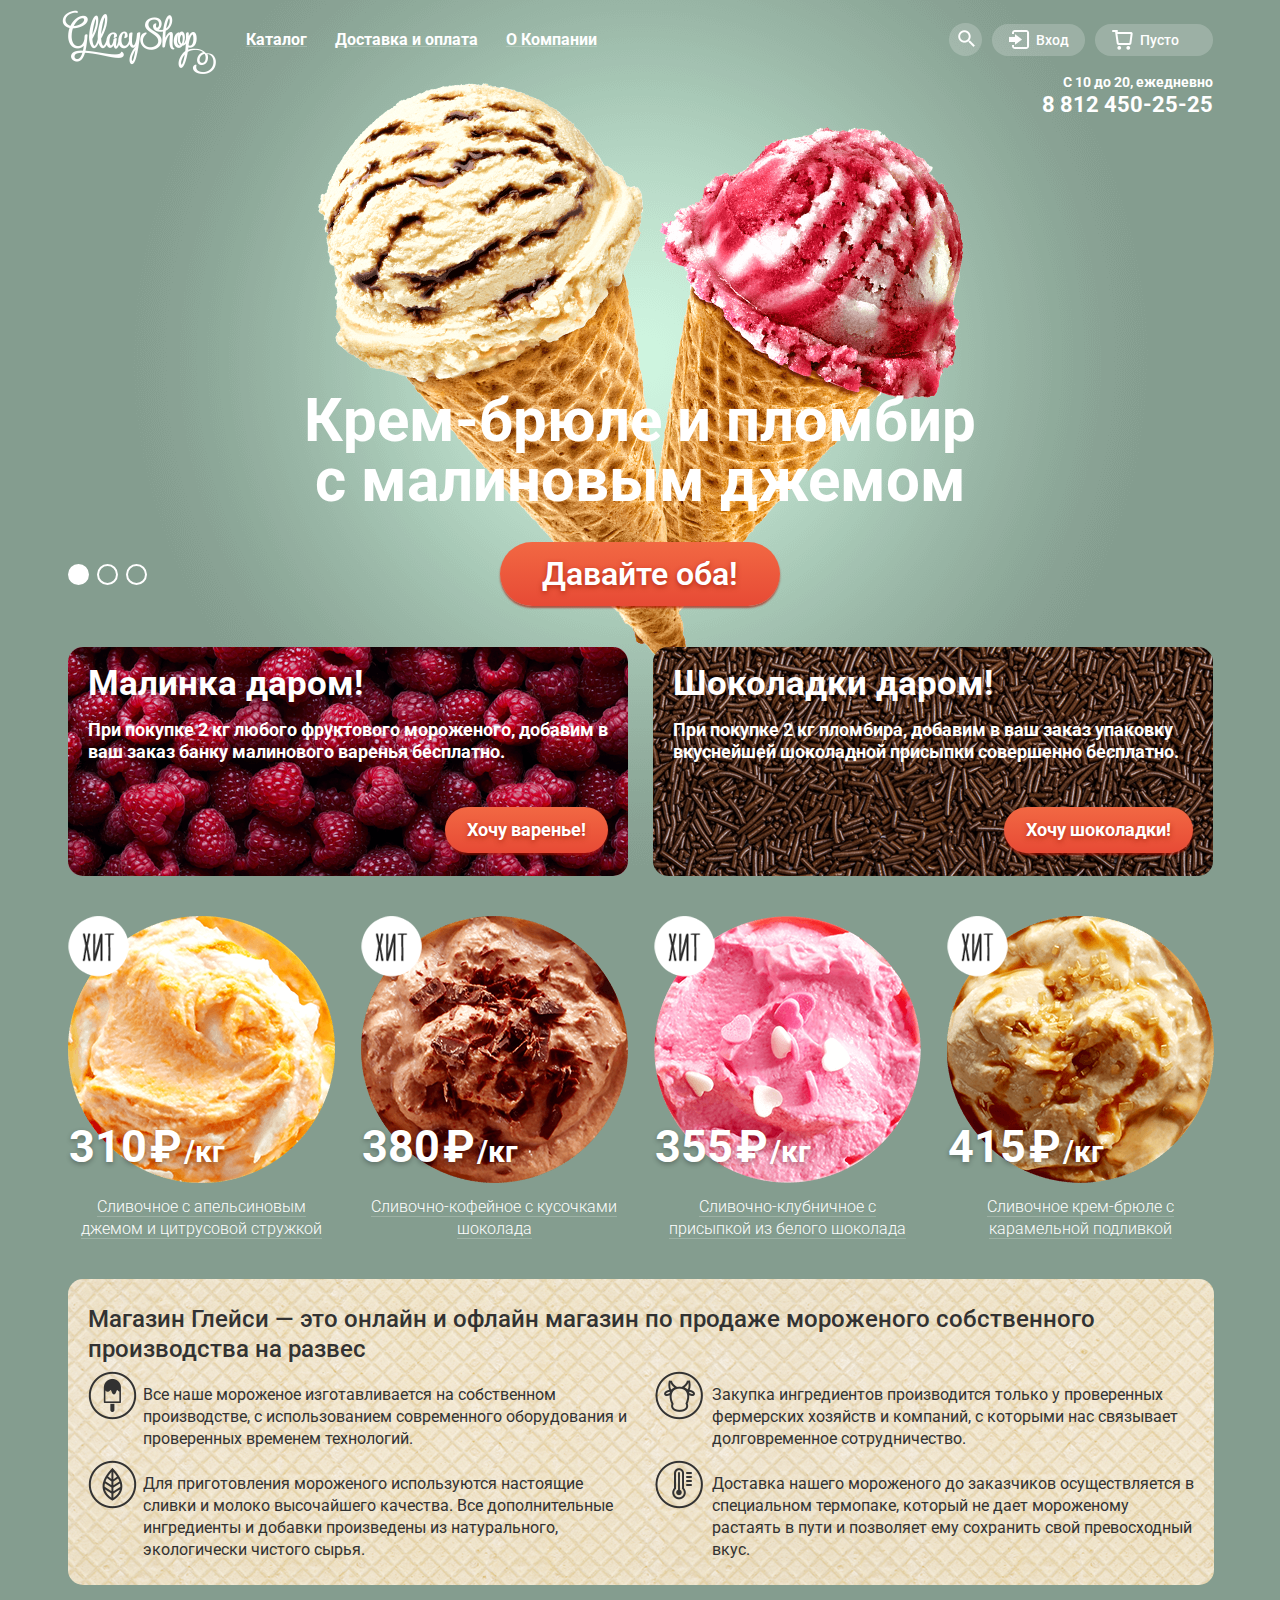
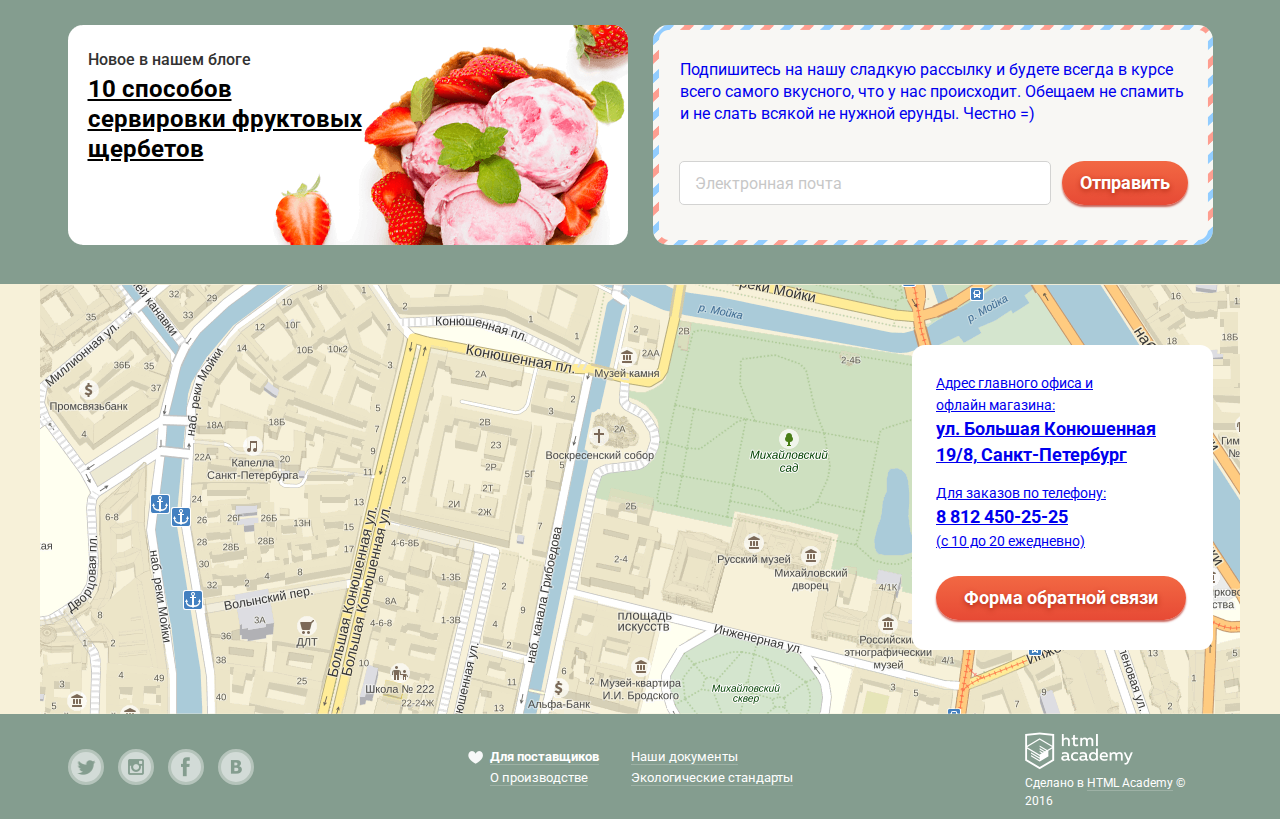
<file: index.html>
<!DOCTYPE html>
<html lang="ru">
  <head>
    <meta charset="utf-8">
    <link href="css/normalize.css" rel="stylesheet">
    <link href="css/style.min.css" rel="stylesheet">
    <link href='https://fonts.googleapis.com/css?family=Roboto:400,500,400italic,500italic,700,700italic,900,900italic&subset=latin,cyrillic' rel='stylesheet' type='text/css'>
    <title>GllacyShop-магазин мороженного</title>
  </head>
  <body>
    <input type="radio" id="btn-1" name="toggle" checked>
    <input type="radio" id="btn-2" name="toggle">
    <input type="radio" id="btn-3" name="toggle">
    <div class="site-wrapper">
      <div class="content-wrapper clearfix">
        <header class="main-header">
          <nav class="main-navigation">
            <span class="visually-hidden">GllacyShop-магазин мороженного<br></span>
            <a class="main-logo">
              <img src="img/logo.png" width="154" height="65" alt="GllacyShop-магазин мороженного">
            </a>
            <ul class="navigation">
              <li>
                <a href="#catalog">Каталог</a>
                <ul class="sub-navigation">
                  <li><a href="#new">Новинки</a></li>
                  <li><a href="catalog.html">Сливочное</a></li>
                  <li><a href="#scherbet">Щербеты</a></li>
                  <li><a href="#fruts-ice">Фруктовый лёд</a></li>
                  <li><a href="#melorin">Мелорин</a></li>
                </ul>
              </li>
              <li><a href="#news">Доставка и оплата</a></li>
              <li><a href="#price-list">О Компании</a></li>
            </ul>
          </nav>
          <div class="user-box">
            <div class="search box">
              <a class="search-box" href="#search"></a>
              <div class="search-form">
                <input type="text" id="what" name="search-form" placeholder="Что ищем?">
                <label class="visually-hidden" for="what">Что ищем</label>
              </div>
            </div>
            <div class="box input clearfix">
              <a class="input-box" href="#input">Вход</a>
              <div class="input-form">
                <input class="email" type="text" id="email" name="email" placeholder="Электронная почта">
                <label class="visually-hidden" for="email">Электронная почта</label>
                <input class="password" type="password" id="password" name="password" placeholder="Пароль">
                <label class="visually-hidden" for="password">Пароль</label>
                <a class="submit" href="#">Войти</a>
                <a class="forget" href="#forget">Забыли пароль?</a>
                <a class="new-account" href="#new-account">Новая регистрация</a>
              </div>
            </div>
            <a class="box chart" href="#chart">Пусто</a>
          </div>
          <div class="information">
            <span class="timetable">С 10 до 20, ежедневно</span>
            <span class="phone">8 812 450-25-25</span>
          </div>
        </header>
        <div class="slider">
          <div class="slide" id="slide1">
            <div class="slide-title">Крем-брюле и пломбир с малиновым джемом</div>
            <a class="slide-btn" href="#">Давайте оба!</a>
          </div>
          <div class="slide" id="slide2">
            <div class="slide-title">Шоколадный пломбир и лимонный сорбет</div>
            <a class="slide-btn" href="#">Давайте оба!</a>
          </div>
          <div class="slide" id="slide3">
            <div class="slide-title">Пломбир с помадкой и клубничный щербет</div>
            <a class="slide-btn" href="#">Давайте оба!</a>
          </div>
          <div class="slider-controls">
            <label for="btn-1"></label>
            <label for="btn-2"></label>
            <label for="btn-3"></label>
          </div>
        </div>
        <main class="main-container">
          <section>
            <div class="promo-left">
              <b class="promo-title">Малинка даром!</b>
              <p class="promo-text">При покупке 2 кг любого фруктового мороженого, добавим в ваш заказ банку малинового варенья бесплатно.</p>
              <a class="promo-btn" href="#want-jam">Хочу варенье!</a>
            </div>
            <div class="promo-right">
              <b class="promo-title">Шоколадки даром!</b>
              <p class="promo-text">При покупке 2 кг пломбира, добавим в ваш заказ упаковку вкуснейшей шоколадной присыпки совершенно бесплатно.</p>
              <a class="promo-btn" href="#want-chocolate">Хочу шоколадки!</a>
            </div>
          </section>
          <section class="hits">
            <article class="item hit">
              <img src="img/icecream-orange.png" width="267" height="267" alt="Сливочное с апельсиновым джемом и цитрусовой стружкой">
              <img class="hit" src="img/hit.png" width="61" height="61" alt="Хит">
              <div class="price">310<span class="currency">&#8381;</span><span class="weight">/кг</span></div>
              <h2><a class="title" href="#cream-jam">Сливочное с апельсиновым джемом и цитрусовой стружкой</a></h2>
              <a class="fast-look" href="#fast-look">Быстрый просмотр</a>
            </article>
            <article class="item hit">
              <img src="img/icecream-coffee.png" width="267" height="267" alt="Сливочно-кофейное с кусочками шоколада">
              <img class="hit" src="img/hit.png" width="61" height="61" alt="Хит">
              <div class="price">380<span class="currency">&#8381;</span><span class="weight">/кг</span></div>
              <h2><a class="title" href="#cream-coffe">Сливочно-кофейное с кусочками шоколада</a></h2>
              <a class="fast-look" href="#fast-look">Быстрый просмотр</a>
            </article>
            <article class="item hit">
              <img src="img/icecream-strawberry.png" width="267" height="267" alt="Сливочно-клубничное с присыпкой из белого шоколада">
              <img class="hit" src="img/hit.png" width="61" height="61" alt="Хит">
              <div class="price">355<span class="currency">&#8381;</span><span class="weight">/кг</span></div>
              <h2><a class="title" href="#cream-strawberry">Сливочно-клубничное с присыпкой из белого шоколада</a></h2>
              <a class="fast-look" href="#fast-look">Быстрый просмотр</a>
            </article>
            <article class="item hit">
              <img src="img/icecream-cream.png" width="267" height="267" alt="Сливочное крем-брюле с карамельной подливкой">
              <img class="hit" src="img/hit.png" width="61" height="61" alt="Хит">
              <div class="price">415<span class="currency">&#8381;</span><span class="weight">/кг</span></div>
              <h2><a class="title" href="#cream-сreme-brulee">Сливочное крем-брюле с карамельной подливкой</a></h2>
              <a class="fast-look" href="#fast-look">Быстрый просмотр</a>
            </article>
          </section>
          <article class="about-company">
            <h1>Магазин Глейси  — это онлайн и офлайн магазин по продаже мороженого собственного производства на развес</h1>
            <div class="inner-column-left">
              <p class="first-paragraph">
                Все наше мороженое изготавливается на собственном производстве, с использованием современного оборудования
                и проверенных временем технологий.
              </p>
              <p class="second-paragraph">
                Для приготовления мороженого используются настоящие сливки и молоко высочайшего качества. Все дополнительные
                ингредиенты и добавки произведены из натурального, экологически чистого сырья.
              </p>
            </div>
            <div class="inner-column-right">
              <p class="first-paragraph">
                Закупка ингредиентов  производится только у проверенных фермерских хозяйств и компаний, с которыми нас
                связывает долговременное сотрудничество.
              </p>
              <p class="second-paragraph">
                Доставка нашего мороженого до заказчиков осуществляется в специальном термопаке, который не дает мороженому
                растаять в пути и позволяет ему сохранить свой превосходный вкус.
              </p>
            </div>
          </article>
          <article class="extra blog">
            <p>Новое в нашем блоге</p>
            <div class="blog-title">
              <a href="#blog">10 способов сервировки фруктовых щербетов <bк столу</a>
            </div>
          </article>
          <article class="extra subs">
            <p>Подпишитесь на нашу сладкую рассылку и будете всегда в курсе всего самого вкусного, что у нас происходит.
            Обещаем не спамить и не слать всякой не нужной ерунды. Честно =)</p>
            <input type="email" placeholder="Электронная почта">
            <input type="submit" value="Отправить">
          </article>
        </main>
      </div>
      <div class="map">
        <iframe src="https://www.google.com/maps/embed?pb=!1m18!1m12!1m3!1d1998.598942412363!2d30.32089461564032!3d59.938796869048495!2m3!1f0!2f0!3f0!3m2!1i1024!2i768!4f13.1!3m3!1m2!1s0x4696310fca5ba729%3A0xea9c53d4493c879f!2z0JHQvtC70YzRiNCw0Y8g0JrQvtC90Y7RiNC10L3QvdCw0Y8g0YPQuy4sIDE5LCDQodCw0L3QutGCLdCf0LXRgtC10YDQsdGD0YDQsywgMTkxMTg2!5e0!3m2!1sru!2sru!4v1462872705065" width="1145" height="430" allowfullscreen></iframe>
        <address class="feedback-form">
          <p class="address">
            Адрес главного офиса и<br>
            офлайн магазина:<br>
            <b>ул. Большая Конюшенная<br>
             19/8, Санкт-Петербург</b>
          </p>
          <p class="contacts">
            Для заказов по телефону:<br>
            <b>8 812 450-25-25</b><br>
            (с 10 до 20 ежедневно)
          </p>
          <a class="feedback-button" href="#form.html">Форма обратной связи</a>
        </address>
      </div>
      <div class="content-wrapper clearfix">
        <footer class="main-footer">
          <section class="footer-social">
            <ul>
              <li><a class="social-btn social-btn-tr" href="#">Твитер</a></li>
              <li><a class="social-btn social-btn-inst" href="#">Инстаграм</a></li>
              <li><a class="social-btn social-btn-fb" href="#">Фейсбук</a></li>
              <li><a class="social-btn social-btn-vk" href="#">Вконтакте</a></li>
            </ul>
          </section>
          <div class="extra-navigation">
            <ul>
              <li><a class="active" href="#for-supplyers">Для поставщиков</a></li>
              <li><a href="#about-factory">О производстве</a></li>
            </ul>
            <ul>
              <li><a href="#our-documentation">Наши документы</a></li>
              <li><a href="#eco-standarts">Экологические стандарты</a></li>
            </ul>
          </div>
          <section class="footer-copyright">
            <a class="logo" href="https://htmlacademy.ru">HTML Academy</a>
            <p>Сделано в <a href="https://htmlacademy.ru">HTML Academy</a> © 2016</p>
          </section>
        </footer>
      </div>
      <div class="modal-feedback">
        <button class="modal-feedback-close" type="button" title="Закрыть">Закрыть</button>
        <span class="title">
          Мы обязательно вам ответим!
        </span>
        <form class="form-feedback clearfix" action="#" method="get">
          <input type="text" name="name" placeholder="Как вас зовут?" required>
          <input type="text" name="email" placeholder="Ваша почта для ответа?" required>
          <textarea name="text" rows="6" cols="51" placeholder="Напишите что-нибудь..."></textarea>
          <input class="submit" type="submit" value="Отправить">
        </form>
      </div>
    </div>
  <script src="js/script.min.js"></script>
  </body>
</html>
</file>
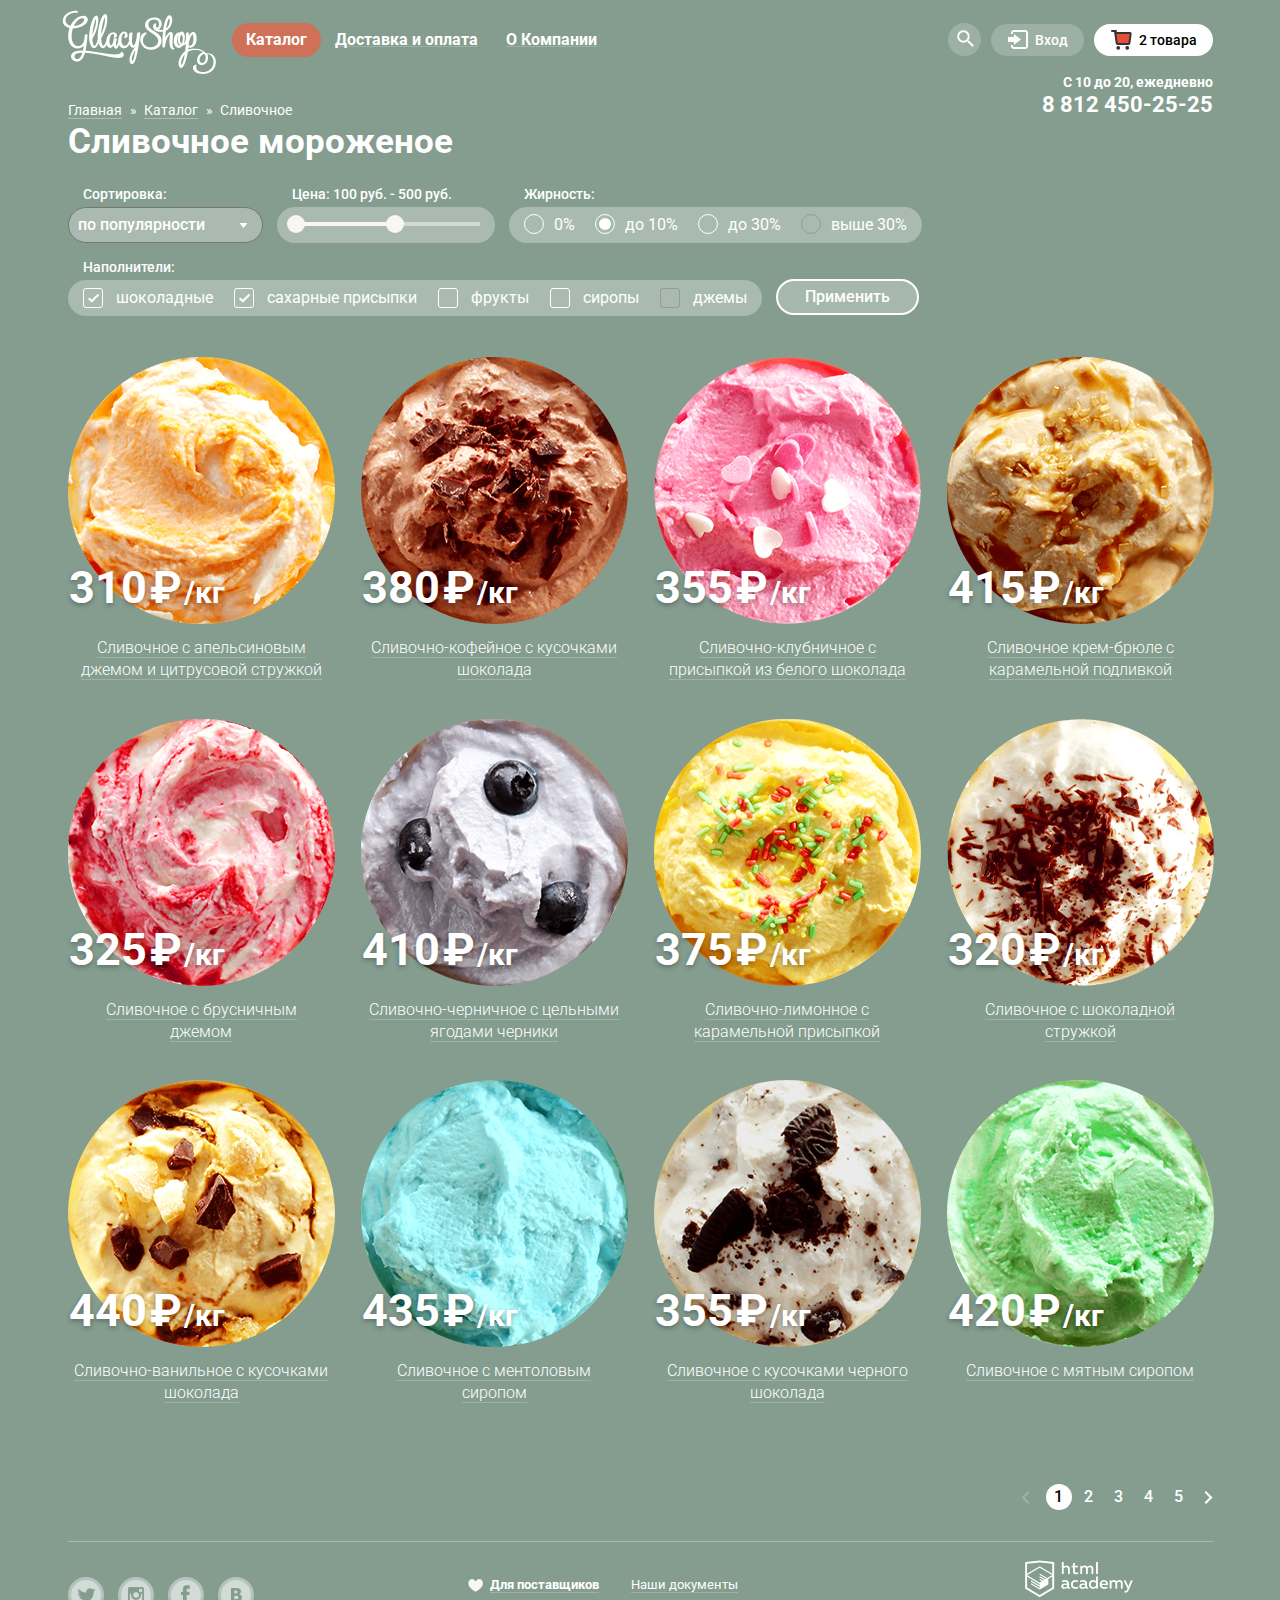
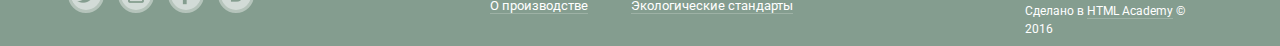
<file: catalog.html>
<!DOCTYPE html>
<html lang="ru">
  <head>
  <meta charset="utf-8">
  <link href="css/normalize.css" rel="stylesheet">
  <link href="css/style.min.css" rel="stylesheet">
  <link href='https://fonts.googleapis.com/css?family=Roboto:400,500,400italic,500italic,700,700italic,900,900italic&subset=latin,cyrillic' rel='stylesheet' type='text/css'>
  <title>GllacyShop-магазин мороженного</title>
  </head>
  <body>
    <div class="content-wrapper">
      <header class="main-header clearfix">
        <nav class="main-navigation">
          <h1>
            <a class="main-logo" href="index.html">
              <span class="visually-hidden">GllacyShop-магазин мороженного<br></span>
              <img src="img/logo.png" width="154" height="65" alt="GllacyShop-магазин мороженного">
            </a>
          </h1>
          <ul class="navigation">
            <li class="current">
              <a class="active" href="#catalog">Каталог</a>
              <ul class="sub-navigation">
                <li><a href="#new">Новинки</a></li>
                <li><a class="active" href="catalog.html">Сливочное</a></li>
                <li><a href="#scherbet">Щербеты</a></li>
                <li><a href="#fruts-ice">Фруктовый лёд</a></li>
                <li><a href="#melorin">Мелорин</a></li>
              </ul>
            </li>
            <li><a href="#news">Доставка и оплата</a></li>
            <li><a href="#price-list">О Компании</a></li>
          </ul>
        </nav>
        <div class="user-box">
          <div class="search box">
            <a class="search-box" href="#search"></a>
            <div class="search-form">
              <input type="text" id="what" name="search-form" placeholder="Что ищем?">
              <label class="visually-hidden" for="what">Что ищем</label>
            </div>
          </div>
          <div class="box input clearfix">
            <a class="input-box" href="#input">Вход</a>
            <div class="input-form">
              <input class="email" type="text" id="email" name="email" placeholder="Электронная почта">
              <label class="visually-hidden" for="email">Электронная почта</label>
              <input class="password" type="password" id="password" name="password" placeholder="Пароль">
              <label class="visually-hidden" for="password">Пароль</label>
              <a class="submit" href="#">Войти</a>
              <a class="forget" href="#forget">Забыли пароль?</a>
              <a class="new-account" href="#new-account">Новая регистрация</a>
            </div>
          </div>
          <div class="box chart active clearfix">
            <a class="chart-box" href="#chart">2 товара</a>
            <div class="order-list">
              <table>
                <tr>
                  <td>
                    <button class="goods-delete-first" type="button" title="Закрыть">Закрыть</button>
                    <div class="min-icecream-orange"></div>
                  </td>
                  <td class="cell-1">Пломбир с апельсиновым джемом</td>
                  <td class="cell-2">1,5 кг х <span class="price">200 руб.</span></td>
                  <td class="cell-3">300 руб.</td>
                </tr>
                <tr>
                  <td>
                    <div class="min-icecream-strawberry"></div>
                    <button class="goods-delete-second" type="button" title="Закрыть">Закрыть</button>
                  </td>
                  <td class="cell-1 cell-1-1">Клубничный пломбир с присыпкой из белого шоколада</td>
                  <td class="cell-2">1,5 кг х <span class="price">300 руб.</span></td>
                  <td class="cell-3">450 руб.</td>
                </tr>
              </table>
              <hr class="line">
              <span class="total-price">Итого: 750 руб.</span>
              <a class="make-order" href="#make-order">Оформить заказ</a>
            </div>
          </div>
        </div>
        <div class="information">
          <span class="timetable">С 10 до 20, ежедневно</span>
          <span class="phone">8 812 450-25-25</span>
        </div>
      </header>
      <main class="main-container clearfix">
        <div class="breadcrumbs">
          <ul>
            <li><a href="index.html">главная</a></li>
            <li><a href="#catalog">каталог</a></li>
            <li><a class="active">сливочное</a></li>
          </ul>
        </div>
        <h1 class="title-catalog">Сливочное мороженое</h1>
        <form class="filter">
          <fieldset>
            <legend class="title">Сортировка:</legend>
              <select id="sorting" name="sorting">
              <option value="popular" selected>по популярности</option>
              <option value="cheap">сначала недорогие</option>
              <option value="cheap">сначала недорогие</option>
              <option value="expencive">сначала дорогие</option>
              <option value="fat">по жирности</option>
            </select>
          </fieldset>
          <fieldset>
            <legend class="title">Цена: 100 руб. - 500 руб.</legend>
            <div class="range-controls">
              <div class="scale">
                <div class="bar"></div>
              </div>
              <div class="range-toggle range-toggle-min"></div>
              <div class="range-toggle range-toggle-max"></div>
            </div>
          </fieldset>
          <fieldset>
            <legend class="title">Жирность:</legend>
              <div class="fat-control">
                <label class="radio" for="0%">
                  <input id="0%" type="radio" name="fatness" value="0%">
                  <span class="radio-indicator"></span>
                  0%
                </label>
                <label class="radio" for="to-10%">
                <input id="to-10%" type="radio" name="fatness" value="to-10%" checked>
                <span class="radio-indicator"></span>
                до 10%
              </label>
              <label class="radio" for="to-30%">
                <input id="to-30%" type="radio" name="fatness" value="to-30%">
                <span class="radio-indicator"></span>
                до 30%
              </label>
              <label class="radio" for="over-30%">
                <input id="over-30%" type="radio" name="fatness" value="over-30%" disabled>
                <span class="radio-indicator"></span>
                выше 30%
              </label>
            </div>
          </fieldset>
          <fieldset>
            <legend class="title">Наполнители:</legend>
              <div class="content-control">
                <label class="checkbox" for="chocolate">
                  <input id="chocolate" type="checkbox" value="chocolate" checked>
                  <span class="checkbox-indicator"></span>
                  шоколадные
                </label>
                <label class="checkbox" for="shugar">
                  <input id="shugar" type="checkbox" value="shugar" checked>
                  <span class="checkbox-indicator"></span>
                  сахарные присыпки
                </label>
                <label class="checkbox" for="fruts">
                  <input id="fruts" type="checkbox" value="fruts">
                  <span class="checkbox-indicator"></span>
                  фрукты
                </label>
                <label class="checkbox" for="syrups">
                  <input id="syrups" type="checkbox" value="syrups">
                  <span class="checkbox-indicator"></span>
                  сиропы
                </label>
                <label class="checkbox" for="jam">
                  <input id="jam" type="checkbox" value="jam" disabled>
                  <span class="checkbox-indicator"></span>
                  джемы
                </label>
              </div>
          </fieldset>
          <input class="apply" type="submit" value="Применить">
        </form>
        <section class="items">
          <article class="item">
            <img src="img/icecream-orange.png" width="267" height="267" alt="Сливочное с апельсиновым джемом и цитрусовой стружкой">
            <div class="price">310<span class="currency">&#8381;</span><span class="weight">/кг</span></div>
            <h2><a class="title" href="#cream-jam">Сливочное с апельсиновым джемом и цитрусовой стружкой</a></h2>
            <a class="fast-look" href="#fast-look">Быстрый просмотр</a>
          </article>
          <article class="item">
            <img src="img/icecream-coffee.png" width="267" height="267" alt="Сливочно-кофейное с кусочками шоколада">
            <div class="price">380<span class="currency">&#8381;<span class="weight">/кг</span></div>
            <h2><a class="title" href="#cream-coffe">Сливочно-кофейное с кусочками шоколада</a></h2>
            <a class="fast-look" href="#fast-look">Быстрый просмотр</a>
          </article>
          <article class="item">
            <img src="img/icecream-strawberry.png" width="267" height="267" alt="Сливочно-клубничное с присыпкой из белого шоколада">
            <div class="price">355<span class="currency">&#8381;<span class="weight">/кг</span></div>
            <h2><a class="title" href="#cream-strawberry">Сливочно-клубничное с присыпкой из белого шоколада</a></h2>
            <a class="fast-look" href="#fast-look">Быстрый просмотр</a>
          </article>
          <article class="item">
            <img src="img/icecream-cream.png" width="267" height="267" alt="Сливочное крем-брюле с карамельной подливкой">
            <div class="price">415<span class="currency">&#8381;</span><span class="weight">/кг</span></div>
            <h2><a class="title" href="#cream-сreme-brulee">Сливочное крем-брюле с карамельной подливкой</a></h2>
            <a class="fast-look" href="#fast-look">Быстрый просмотр</a>
          </article>
          <article class="item">
            <img src="img/icecream-cowberry.png" width="267" height="267" alt="Сливочное с брусничным джемом">
            <div class="price">325<span class="currency">&#8381;</span><span class="weight">/кг</span></div>
            <h2><a class="title" href="#cream-jam">Сливочное с брусничным джемом</a></h2>
            <a class="fast-look" href="#fast-look">Быстрый просмотр</a>
          </article>
          <article class="item">
            <img src="img/icecream-bluberry.png" width="267" height="267" alt="Сливочно-черничное с цельными ягодами черники">
            <div class="price">410<span class="currency">&#8381;</span><span class="weight">/кг</span></div>
            <h2><a class="title" href="#cream-coffe">Сливочно-черничное с цельными ягодами черники</a></h2>
            <a class="fast-look" href="#fast-look">Быстрый просмотр</a>
          </article>
          <article class="item">
            <img src="img/icecream-lemon.png" width="267" height="267" alt="Сливочно-лимонное с карамельной присыпкой">
            <div class="price">375<span class="currency">&#8381;</span><span class="weight">/кг</span></div>
            <h2><a class="title" href="#cream-strawberry">Сливочно-лимонное с карамельной присыпкой</a></h2>
            <a class="fast-look" href="#fast-look">Быстрый просмотр</a>
          </article>
          <article class="item">
            <img src="img/icecream-chocolate-flakes.png" width="267" height="267" alt="Сливочное с шоколадной стружкой">
            <div class="price">320<span class="currency">&#8381;</span><span class="weight">/кг</span></div>
            <h2><a class="title" href="#cream-сreme-brulee">Сливочное с шоколадной стружкой</a></h2>
            <a class="fast-look" href="#fast-look">Быстрый просмотр</a>
          </article>
          <article class="item">
            <img src="img/icecream-vanila.png" width="267" height="267" alt="Сливочно-ванильное с кусочками шоколада">
            <div class="price">440<span class="currency">&#8381;</span><span class="weight">/кг</span></div>
            <h2><a class="title" href="#cream-jam">Сливочно-ванильное с кусочками шоколада</a></h2>
            <a class="fast-look" href="#fast-look">Быстрый просмотр</a>
          </article>
          <article class="item">
            <img src="img/icecream-mentol.png" width="267" height="267" alt="Сливочноe с ментоловым сиропом">
            <div class="price">435<span class="currency">&#8381;</span><span class="weight">/кг</span></div>
            <h2><a class="title" href="#cream-coffe">Сливочноe с ментоловым сиропом</a></h2>
            <a class="fast-look" href="#fast-look">Быстрый просмотр</a>
          </article>
          <article class="item">
            <img src="img/icecream-chocolate-chips.png" width="267" height="267" alt="Сливочное с кусочками черного шоколада">
            <div class="price">355<span class="currency">&#8381;</span><span class="weight">/кг</span></div>
            <h2><a class="title" href="#cream-strawberry">Сливочное с кусочками черного шоколада</a></h2>
            <a class="fast-look" href="#fast-look">Быстрый просмотр</a>
          </article>
          <article class="item">
            <img src="img/icecream-mint.png" width="267" height="267" alt="Сливочное с мятным сиропом">
            <div class="price">420<span class="currency">&#8381;</span><span class="weight">/кг</span></div>
            <h2><a class="title" href="#cream-сreme-brulee">Сливочное с мятным сиропом</a></h2>
            <a class="fast-look" href="#fast-look">Быстрый просмотр</a>
          </article>
        </section>
        <div class="paginator">
          <ul>
            <li><a class="prev point">Назад</a></li>
            <li><a class="active point">1</a></li>
            <li><a href="#2">2</a></li>
            <li><a href="#3">3</a></li>
            <li><a href="#4">4</a></li>
            <li><a href="#5">5</a></li>
            <li><a class="next point" href="#next">Вперёд</a></li>
          </ul>
        </div>
      </main>
      <footer class="main-footer clearfix">
          <hr class="line">
          <section class="footer-social">
          <ul>
            <li><a class="social-btn social-btn-tr" href="#">Твитер</a></li>
            <li><a class="social-btn social-btn-inst" href="#">Инстаграм</a></li>
            <li><a class="social-btn social-btn-fb" href="#">Фейсбук</a></li>
            <li><a class="social-btn social-btn-vk" href="#">Вконтакте</a></li>
          </ul>
        </section>
        <div class="extra-navigation">
          <ul>
            <li><a class="active" href="#for-supplyers">Для поставщиков</a></li>
            <li><a href="#about-factory">О производстве</a></li>
          </ul>
          <ul>
            <li><a href="#our-documentation">Наши документы</a></li>
            <li><a href="#eco-standarts">Экологические стандарты</a></li>
          </ul>
        </div>
        <section class="footer-copyright">
          <a class="logo" href="https://htmlacademy.ru">HTML Academy</a>
          <p>Сделано в <a href="https://htmlacademy.ru">HTML Academy</a> © 2016</p>
        </section>
      </footer>
    </div>
  </body>
</html>
</file>
<file: css/style.min.css>
body,h2{line-height:22px}body,h1,h2{font-family:Roboto,Arial,sans-serif;font-style:normal}body{font-size:16px;color:#323232;background-color:#849d8f}.visually-hidden,body>input[type=radio]{display:none}h1{font-size:24px;line-height:30px}h2{font-size:16px}img{max-width:100%;height:auto}.content-wrapper{max-width:1145px;padding:0 27px;margin:0 auto}.main-header{min-height:115px}.main-logo{position:relative;right:6px}.main-navigation{float:left;width:675px}.main-navigation h1{-webkit-margin-before:0;-webkit-margin-after:0}.main-navigation .main-logo{float:left;width:154px;height:64px;padding-top:10px;padding-right:10px}.navigation{margin:0;padding:0;list-style:none;font-size:0}.navigation>li{position:relative;display:inline-block;vertical-align:top;padding-top:23px;font-size:16px;line-height:18px;font-weight:700}.navigation a{display:block;padding:8px 14px;color:#fff;text-decoration:none}.navigation>li::after{content:"";position:absolute;bottom:10px;left:14px;right:14px;height:1px;background:rgba(255,255,255,.2)}.navigation .current::after{display:none}.navigation a:hover{background-color:#fff;color:#000;text-decoration:none;border-radius:25px}.navigation a:active{background-color:#fff;color:#000;text-decoration:none;border-radius:25px;box-shadow:inset 0 2px 2px rgba(108,109,108,1)}.navigation .active,.navigation .active:hover{background-color:#d07058;color:#fff;border-radius:25px;text-decoration:none}.navigation .active:hover{padding:auto 7px}.main-navigation .sub-navigation{position:absolute;left:-5px;top:60px;z-index:200;display:none;width:143px;padding:0;list-style:none;background:#f8f7f4;border-radius:5px;box-shadow:0 10px 30px rgba(0,0,0,.7)}.navigation li:hover .sub-navigation{display:block}.sub-navigation li{margin-bottom:4px;font-size:14px;line-height:15px;font-weight:400}.sub-navigation li:first-child{margin-top:4px;font-weight:700;border-bottom:1px solid #d1d0ce}.sub-navigation a{display:block;padding:10px 21px 10px 20px;color:#000;text-decoration:none}.sub-navigation a:hover{background:#fbded7;border-radius:0}.sub-navigation a:active{background:#f6b5a5;border-radius:0;box-shadow:none}.user-box .input-form,.user-box .search-form{box-shadow:0 10px 30px rgba(0,0,0,.7);top:36px;right:0}.sub-navigation .active,.sub-navigation .active:hover{background-color:#d07058;color:#fff;border-radius:0;text-decoration:none}.user-box{float:right;max-width:270px;min-height:32px;margin-top:23px}.box{display:inline-block;text-align:center;vertical-align:middle;margin-right:6px;font-size:14px;line-height:16px;font-weight:500;color:#fff;text-decoration:none}.user-box .box:nth-child(3n){margin-right:0}.user-box .search{position:relative;height:33px;width:33px;border-radius:50%;background:url(../img/sprites.png) no-repeat rgba(255,255,255,.2);background-position:-7px -9px;cursor:pointer}.user-box .search:hover{background:url(../img/sprites.png) -7px -58px no-repeat #fff}.user-box .search-form{position:absolute;display:none;background:#f8f7f4;border-radius:5px}.search-form input[type=text]{width:295px;margin:20px 15px;padding:11px 0 11px 14px;font-size:16px;line-height:24px;font-weight:700;color:#000;border:1px solid #d3d3d2;border-radius:5px}.search-form input[type=text]:hover{width:293px;padding:10px 0 10px 14px;border:2px solid #c7c6c5}.search-form input[type=text]:active{width:293px;padding:10px 0 10px 14px;border:2px solid #8fbdec}.search:hover .search-form{display:block}.user-box .input{position:relative;padding:8px 16px 8px 44px;border-radius:25px;background:url(../img/sprites.png) no-repeat rgba(255,255,255,.2);background-position:1px -110px}.user-box .input:hover{font-weight:500;background:url(../img/sprites.png) 1px -159px no-repeat #fff}.input .input-box{color:#fff;text-decoration:none;cursor:default}.input:hover .input-box{color:#000;text-decoration:none;cursor:pointer}.user-box .input-form{position:absolute;z-index:200;display:none;background:#f8f7f4;border-radius:5px}.input-form input[type=text],.input-form input[type=password]{width:239px;margin-top:20px;margin-left:20px;margin-right:20px;padding:11px 0 11px 14px;font-size:16px;line-height:24px;font-weight:700;border:1px solid #d3d3d2;border-radius:5px;color:#000}.input-form input[type=text]:hover,.input-form input[type=password]:hover{width:237px;padding:10px 0 10px 14px;border:2px solid #c7c6c5}.input-form input[type=text]:active,.input-form input[type=password]:active{width:237px;padding:10px 0 10px 13px;border:2px solid #8fbdec}.input-form .submit{float:left;padding:11px 26px;margin-left:20px;margin-top:20px;margin-bottom:20px;font-weight:700;font-size:18px;line-height:24px;color:#fff;text-decoration:none;text-shadow:0 2px 5px rgba(160,32,11,.76);background:#f26843;background:-moz-linear-gradient(top,#f26843 0,#e74a35 100%);background:-webkit-linear-gradient(top,#f26843 0,#e74a35 100%);background:linear-gradient(to bottom,#f26843 0,#e74a35 100%);border-radius:100px;box-shadow:0 2px 2px rgba(172,16,0,.64)}.input-form .forget,.input-form .new-account{float:left;display:inline;margin-left:20px;line-height:12px;font-weight:400;text-decoration:none;font-size:13px}.input-form .submit:hover{background:-moz-linear-gradient(top,#f58669 0,#ec6f5e 100%);background:-webkit-linear-gradient(top,#f58669 0,#ec6f5e 100%);background:linear-gradient(to bottom,#f58669 0,#ec6f5e 100%);box-shadow:0 2px 2px rgba(172,16,0,1)}.input-form .submit:active{background:-moz-linear-gradient(top,#d84732 0,#e1613e 100%);background:-webkit-linear-gradient(top,#d84732 0,#e1613e 100%);background:linear-gradient(to bottom,#d84732 0,#e1613e 100%);box-shadow:inset 0 2px 2px rgba(172,16,0,1)}.input-form .forget{margin-top:25px;color:#5a5a59;border-bottom:1px solid #000}.input-form .forget:active,.input-form .forget:hover{color:#ffbc9e;border-bottom:1px solid #ffbc9e}.input-form .new-account{margin-top:10px;color:#5a5a59;border-bottom:1px solid #000}.user-box .chart-box,.user-box .chart:hover{font-weight:500;color:#000}.input-form .new-account:active,.input-form .new-account:hover{color:#ffbc9e;border-bottom:1px solid #ffbc9e}.input:hover .input-form{display:block}.user-box .chart{position:relative;padding:8px 34px 8px 45px;border-radius:25px;background:url(../img/sprites.png) no-repeat rgba(255,255,255,.2);background-position:1px -208px}.user-box .active,.user-box .chart:hover{background:url(../img/sprites.png) 1px -259px no-repeat #fff}.user-box .active{padding:8px 16px 8px 45px}.user-box .chart-box{text-decoration:none;cursor:pointer}.user-box .order-list{position:absolute;top:36px;right:0;z-index:200;display:none;width:520px;padding:10px;font-size:13px;line-height:16px;font-weight:400;color:#000;background:#f8f7f4;border-radius:5px;box-shadow:0 10px 30px rgba(0,0,0,.7)}.user-box .price{color:#999}.active:hover .order-list{display:block}.user-box table{margin-left:10px;text-align:left;border-collapse:collapse}.user-box .min-icecream-orange,.user-box .min-icecream-strawberry{position:relative;width:30px;height:30px;margin-left:22px;border-radius:50%}.item,.paginator li,.slider{text-align:center}.user-box .min-icecream-orange{background:url(../img/min-icecream-orange.png) #d6813c}.user-box .min-icecream-strawberry{background:url(../img/min-icecream-strawberry.png) #e84f71}.user-box .goods-delete-first,.user-box .goods-delete-second{position:absolute;left:15px;display:block;width:15px;height:15px;font-size:0;background-color:transparent;border:0;outline:0}.user-box .goods-delete-first{top:30px;cursor:pointer}.user-box .goods-delete-second{top:84px;cursor:pointer}.min-icecream-orange::after,.min-icecream-orange::before,.min-icecream-strawberry::after,.min-icecream-strawberry::before{position:absolute;top:12px;right:45px;width:14px;height:1px;background:#000;content:"";cursor:pointer}.slide-btn,.user-box .make-order{color:#fff;border-radius:100px;text-decoration:none;text-shadow:0 2px 5px rgba(160,32,11,.76)}.min-icecream-orange::after{-webkit-transform:rotate(45deg);transform:rotate(45deg)}.min-icecream-orange::before{-webkit-transform:rotate(-45deg);transform:rotate(-45deg)}.min-icecream-strawberry::after{-webkit-transform:rotate(45deg);transform:rotate(45deg)}.min-icecream-strawberry::before{-webkit-transform:rotate(-45deg);transform:rotate(-45deg)}.user-box .cell-1{padding-left:13px;width:217px}.user-box .cell-2{padding-left:30px;width:95px}.user-box .cell-3{padding-left:27px}.user-box tr{height:55px}.user-box .cell-1-1{padding-top:15px}.user-box .total-price{float:right;margin-top:15px;font-size:15px;line-height:18px;font-weight:700}.user-box .make-order{float:right;clear:both;padding:11px 18px;margin-top:15px;margin-bottom:8px;font-size:18px;line-height:24px;font-weight:700;background:#f26843;background:-moz-linear-gradient(top,#f26843 0,#e74a35 100%);background:-webkit-linear-gradient(top,#f26843 0,#e74a35 100%);background:linear-gradient(to bottom,#f26843 0,#e74a35 100%);box-shadow:0 2px 2px rgba(172,16,0,.64)}.user-box .make-order:hover{background:-moz-linear-gradient(top,#f58669 0,#ec6f5e 100%);background:-webkit-linear-gradient(top,#f58669 0,#ec6f5e 100%);background:linear-gradient(to bottom,#f58669 0,#ec6f5e 100%);box-shadow:0 2px 2px rgba(172,16,0,1)}.user-box .make-order:active{background:-moz-linear-gradient(top,#d84732 0,#e1613e 100%);background:-webkit-linear-gradient(top,#d84732 0,#e1613e 100%);background:linear-gradient(to bottom,#d84732 0,#e1613e 100%);box-shadow:inset 0 2px 2px rgba(172,16,0,1)}.information{float:right;clear:both;margin-top:0}.information .timetable{float:right;font-size:14px;line-height:16px;font-weight:700;color:#fff}.information .phone{float:right;clear:both;margin-top:3px;font-size:22px;line-height:24px;font-weight:700;color:#fff}.clearfix::after{content:"";display:table;clear:both}.site-wrapper{background-repeat:no-repeat;background-position:top center;transition:background-image .5s ease,background-color .5s ease}.site-wrapper:after,.site-wrapper:before{content:"";visibility:hidden;background-image:url(../img/slider-pic-first.png)}.site-wrapper:after{background-image:url(../img/slider-pic-second.png)}.slider{position:relative;margin-top:276px;margin-bottom:-4px;color:#fff}.slide{display:none}.slide-btn,.slider-controls label{display:inline-block;vertical-align:top}.slide-title{width:700px;margin:0 auto 31px;font-size:60px;line-height:60px;font-weight:700}.item h2,.promo-text{-webkit-margin-before:0;-webkit-margin-after:0}.slide-btn{padding:10px 42px;font-weight:600;font-size:32px;line-height:44px;background:#f26843;background:-moz-linear-gradient(top,#f26843 0,#e74a35 100%);background:-webkit-linear-gradient(top,#f26843 0,#e74a35 100%);background:linear-gradient(to bottom,#f26843 0,#e74a35 100%);box-shadow:0 2px 2px rgba(172,16,0,.64)}.slide-btn:hover{background:-moz-linear-gradient(top,#f58669 0,#ec6f5e 100%);background:-webkit-linear-gradient(top,#f58669 0,#ec6f5e 100%);background:linear-gradient(to bottom,#f58669 0,#ec6f5e 100%);box-shadow:0 2px 2px rgba(172,16,0,1)}.slide-btn:active{background:-moz-linear-gradient(top,#d84732 0,#e1613e 100%);background:-webkit-linear-gradient(top,#d84732 0,#e1613e 100%);background:linear-gradient(to bottom,#d84732 0,#e1613e 100%);box-shadow:inset 0 2px 2px rgba(172,16,0,1)}.slider-controls{position:absolute;bottom:20px;left:0;z-index:20;font-size:0}.slider-controls label{width:17px;height:17px;margin-right:8px;background-color:transparent;border:2px solid #fff;border-radius:50%;cursor:pointer}#btn-1:checked~.site-wrapper #slide1,#btn-2:checked~.site-wrapper #slide2,#btn-3:checked~.site-wrapper #slide3,.promo-title{display:block}.breadcrumbs li,.extra,.feedback-button,.subs{vertical-align:middle}.promo-left,.promo-right{width:560px;min-height:229px;margin-top:45px;color:#fff;border-radius:15px}.slider-controls label:hover{background:#b2c1b7}#btn-1:checked~.site-wrapper{background-color:#849d8f;background-image:url(../img/slider-pic-first.png)}#btn-2:checked~.site-wrapper{background-color:#8996a6;background-image:url(../img/slider-pic-second.png)}#btn-3:checked~.site-wrapper{background-color:#9d8b84;background-image:url(../img/slider-pic-third.png)}#btn-1:checked~.site-wrapper label[for=btn-1],#btn-2:checked~.site-wrapper label[for=btn-2],#btn-3:checked~.site-wrapper label[for=btn-3]{background-color:#fff}.promo-left{float:left;margin-bottom:40px;background:url(../img/banner-raspberry.png) no-repeat #b01c44}.promo-right{float:right;margin-bottom:38px;background:url(../img/banner-chocolate.png) no-repeat #210b04}.hits,.items{-webkit-box-orient:horizontal;-webkit-box-direction:normal;width:1146px}.promo-title{padding-left:20px;padding-top:16px;font-weight:700;font-size:35px;line-height:41px}.promo-btn,.promo-text{font-weight:700;font-size:18px}.promo-text{margin-top:15px;padding-left:20px;padding-right:20px;line-height:22px}.promo-btn{float:right;padding:11px 22px;margin-top:44px;margin-right:20px;line-height:24px;color:#fff;text-decoration:none;text-shadow:0 2px 5px rgba(160,32,11,.76);background:#f26843;background:-moz-linear-gradient(top,#f26843 0,#e74a35 100%);background:-webkit-linear-gradient(top,#f26843 0,#e74a35 100%);background:linear-gradient(to bottom,#f26843 0,#e74a35 100%);border-radius:100px;box-shadow:0 2px 2px rgba(172,16,0,.64)}.item .price,.item .weight{line-height:45px;font-weight:700;color:#fff}.promo-btn:hover{background:-moz-linear-gradient(top,#f58669 0,#ec6f5e 100%);background:-webkit-linear-gradient(top,#f58669 0,#ec6f5e 100%);background:linear-gradient(to bottom,#f58669 0,#ec6f5e 100%);box-shadow:0 2px 2px rgba(172,16,0,1)}.promo-btn:active{background:-moz-linear-gradient(top,#d84732 0,#e1613e 100%);background:-webkit-linear-gradient(top,#d84732 0,#e1613e 100%);background:linear-gradient(to bottom,#d84732 0,#e1613e 100%);box-shadow:inset 0 2px 2px rgba(172,16,0,1)}.hits{display:-webkit-box;display:-webkit-flex;display:-ms-flexbox;display:flex;-webkit-flex-direction:row;-ms-flex-direction:row;flex-direction:row;-webkit-flex-wrap:wrap;-ms-flex-wrap:wrap;flex-wrap:wrap;-webkit-box-pack:justify;-webkit-justify-content:space-between;-ms-flex-pack:justify;justify-content:space-between;min-height:323px}.items{display:-webkit-box;display:-webkit-flex;display:-ms-flexbox;display:flex;-webkit-flex-direction:row;-ms-flex-direction:row;flex-direction:row;-webkit-flex-wrap:wrap;-ms-flex-wrap:wrap;flex-wrap:wrap;-webkit-box-pack:justify;-webkit-justify-content:space-between;-ms-flex-pack:justify;justify-content:space-between;min-height:1085px}.item{position:relative;max-width:267px;min-height:325px;margin-bottom:30px}.fast-look,.item .hit,.item .price{position:absolute}.item:hover{z-index:10}.item .hit{top:0;left:0}.item .price{left:1px;top:208px;font-size:45px;text-shadow:0 2px 5px rgba(0,0,0,.3)}.fast-look,.subs input[type=submit]{text-shadow:0 2px 5px rgba(160,32,11,.76);text-decoration:none}.item .price:hover{cursor:pointer}.item .currency{margin-left:3px}.item .weight{margin-left:2px;font-size:30px}.item h2{margin:7px 6px 0}.about-company h1,.blog p{-webkit-margin-after:0;-webkit-margin-before:0}.item .title{display:inline;font-size:16px;line-height:22px;font-weight:300;text-decoration:none;border-bottom:1px solid #9db1a5;color:#fff}.item:hover .title{border:none}.item:hover::after{position:absolute;top:-5px;right:-5px;content:"";z-index:-1;display:block;width:279px;min-height:100%;padding-bottom:80px;border-radius:5px;background:rgba(255,255,255,.2);box-shadow:0 10px 15px rgba(0,0,0,.2)}.fast-look{bottom:-50px;left:20px;z-index:20;display:none;padding:10px 30px;font-weight:700;font-size:18px;line-height:24px;color:#fff;background:#f26843;background:-moz-linear-gradient(top,#f26843 0,#e74a35 100%);background:-webkit-linear-gradient(top,#f26843 0,#e74a35 100%);background:linear-gradient(to bottom,#f26843 0,#e74a35 100%);border-radius:100px;box-shadow:0 2px 2px rgba(172,16,0,.64)}.fast-look:hover{background:-moz-linear-gradient(top,#f58669 0,#ec6f5e 100%);background:-webkit-linear-gradient(top,#f58669 0,#ec6f5e 100%);background:linear-gradient(to bottom,#f58669 0,#ec6f5e 100%);box-shadow:0 2px 2px rgba(172,16,0,1)}.fast-look:active{background:-moz-linear-gradient(top,#d84732 0,#e1613e 100%);background:-webkit-linear-gradient(top,#d84732 0,#e1613e 100%);background:linear-gradient(to bottom,#d84732 0,#e1613e 100%);box-shadow:inset 0 2px 2px rgba(172,16,0,1)}.item:hover .fast-look{display:block}.about-company,.extra,.feedback-button,.subs{display:inline-block}.about-company{width:1146px;min-height:306px;margin-bottom:40px;margin-top:8px;background:url(../img/patern-wafer.png) repeat-x #f0e6d2;border-radius:15px}.about-company h1{padding-left:20px;padding-top:25px;font-size:24px;line-height:30px;font-weight:500}.about-company p{font-size:16px;line-height:22px;font-weight:400}.inner-column-left{float:left;width:485px;padding-left:75px}.inner-column-left .first-paragraph::after,.inner-column-left .second-paragraph::after{position:absolute;content:"";top:-13px;left:-55px;width:49px;height:49px;border-radius:50%}.inner-column-left .first-paragraph::after{background:url(../img/sprites.png) -150px -4px repeat-x}.inner-column-left .second-paragraph::after{background:url(../img/sprites.png) -150px -100px repeat-x}.inner-column-right{float:right;width:482px;padding-left:75px;margin-right:20px}.inner-column-right .first-paragraph::after,.inner-column-right .second-paragraph::after{position:absolute;top:-13px;left:-57px;width:49px;height:49px;border-radius:50%;content:""}.inner-column-right .first-paragraph::after{background:url(../img/sprites.png) -150px -201px repeat-x}.inner-column-right .second-paragraph::after{background:url(../img/sprites.png) -150px -298px repeat-x}.first-paragraph{margin-top:20px;position:relative}.second-paragraph{margin-top:23px;position:relative}.extra{width:560px;min-height:220px;margin-bottom:39px;border-radius:15px}.blog{float:left;background:url(../img/news-bg.png) no-repeat #fff}.blog p{margin-top:25px;margin-left:20px;font-size:16px;line-height:20px;font-weight:500}.blog .blog-title{margin-left:20px;margin-top:4px;margin-right:255px}.blog a{font-size:24px;line-height:30px;font-weight:700;color:#000}.blog a:active,.blog a:hover{color:#e84d37;border-bottom:2px solid #e84d37}.subs{float:right;background:url(../img/sub-bg.png) no-repeat #f8f7f4}.subs p{margin:34px 25px 0 27px;font-size:16px;line-height:22px}.subs input[type=email]{width:353px;height:40px;margin-left:26px;margin-top:36px;border:1px solid #d3d3d2;border-radius:5px}.subs input[type=email]:hover{width:351px;height:38px;border:2px solid #c7c6c5}.subs input[type=email]:active{width:351px;height:38px;border:2px solid #8fbdec}.subs input[placeholder]{padding-left:15px}.subs input[type=submit]{padding:10px 18px;margin-top:33px;margin-left:7px;font-weight:700;font-size:18px;line-height:24px;color:#fff;background:#f26843;background:-moz-linear-gradient(top,#f26843 0,#e74a35 100%);background:-webkit-linear-gradient(top,#f26843 0,#e74a35 100%);background:linear-gradient(to bottom,#f26843 0,#e74a35 100%);border-radius:100px;border:0;box-shadow:0 2px 2px rgba(172,16,0,.64);cursor:pointer}.subs input[type=submit]:hover{background:-moz-linear-gradient(top,#f58669 0,#ec6f5e 100%);background:-webkit-linear-gradient(top,#f58669 0,#ec6f5e 100%);background:linear-gradient(to bottom,#f58669 0,#ec6f5e 100%);box-shadow:0 2px 2px rgba(172,16,0,1)}.subs input[type=submit]:active{background:-moz-linear-gradient(top,#d84732 0,#e1613e 100%);background:-webkit-linear-gradient(top,#d84732 0,#e1613e 100%);background:linear-gradient(to bottom,#d84732 0,#e1613e 100%);box-shadow:inset 0 2px 2px rgba(172,16,0,1)}.feedback-button,.modal-feedback input[type=submit]{text-shadow:0 2px 5px rgba(160,32,11,.76);box-shadow:0 2px 2px rgba(172,16,0,.64);cursor:pointer}.map{position:relative;z-index:1;clear:both;background:url(../img/map.png) center no-repeat #f7f1d9}.map iframe{z-index:100;margin:0 auto}.map .feedback-form{position:absolute;top:61px;left:50%;width:277px;padding-top:17px;padding-left:24px;margin-left:272px;font-style:normal;background:#fff;border-radius:13px;color:#000}.map,.map iframe{height:430px;width:100%;border:0}.feedback-form p{margin-top:10px;font-size:14px;line-height:22px}.feedback-form .contacts{margin-top:10px}.feedback-form b{font-size:18px;line-height:26px;margin-top:10px}.feedback-button{padding:10px 28px;margin-top:10px;margin-bottom:30px;font-weight:700;font-size:18px;line-height:24px;color:#fff;text-decoration:none;background:#f26843;background:-moz-linear-gradient(top,#f26843 0,#e74a35 100%);background:-webkit-linear-gradient(top,#f26843 0,#e74a35 100%);background:linear-gradient(to bottom,#f26843 0,#e74a35 100%);border-radius:100px;border:0}.feedback-button:hover{background:-moz-linear-gradient(top,#f58669 0,#ec6f5e 100%);background:-webkit-linear-gradient(top,#f58669 0,#ec6f5e 100%);background:linear-gradient(to bottom,#f58669 0,#ec6f5e 100%);box-shadow:0 2px 2px rgba(172,16,0,1)}.feedback-button:active{background:-moz-linear-gradient(top,#d84732 0,#e1613e 100%);background:-webkit-linear-gradient(top,#d84732 0,#e1613e 100%);background:linear-gradient(to bottom,#d84732 0,#e1613e 100%);box-shadow:inset 0 2px 2px rgba(172,16,0,1)}@-webkit-keyframes bounce{0%{-webkit-transform:translateY(-2000px);transform:translateY(-2000px)}70%{-webkit-transform:translateY(30px);transform:translateY(30px)}90%{-webkit-transform:translateY(-10px);transform:translateY(-10px)}100%{-webkit-transform:translateY(0);transform:translateY(0)}}@keyframes bounce{0%{-webkit-transform:translateY(-2000px);transform:translateY(-2000px)}70%{-webkit-transform:translateY(30px);transform:translateY(30px)}90%{-webkit-transform:translateY(-10px);transform:translateY(-10px)}100%{-webkit-transform:translateY(0);transform:translateY(0)}}.modal-feedback{position:fixed;top:27%;left:32%;z-index:200;display:none;max-width:487px;background:#fff;border-radius:15px}.modal-feedback-show{display:block;animation:bounce .6s}.modal-feedback .title{display:block;padding-left:24px;padding-top:15px;font-size:24px;line-height:28px;color:#000}.modal-feedback-close{position:absolute;top:20px;right:20px;display:block;width:22px;height:22px;font-size:0;background-color:transparent;border:0;outline:0;cursor:pointer}.modal-feedback input[type=text],.modal-feedback textarea{margin-top:20px;margin-left:24px;font-size:16px;color:#000;line-height:24px;font-weight:700}.modal-feedback-close::after,.modal-feedback-close::before{position:absolute;content:"";top:10px;right:0;width:22px;height:2px;background:#000}.modal-feedback-close::after{-webkit-transform:rotate(45deg);transform:rotate(45deg)}.modal-feedback-close::before{-webkit-transform:rotate(-45deg);transform:rotate(-45deg)}.modal-feedback input[type=text]{width:251px;padding:11px 0 11px 14px;border:1px solid #d3d3d2;border-radius:5px}.modal-feedback input[type=text]:hover{width:249px;padding:10px 0 10px 14px;border:2px solid #c7c6c5}.modal-feedback input[type=text]:active{width:249px;padding:10px 0 10px 14px;border:2px solid #8fbdec}.modal-feedback textarea{width:424px;height:142px;margin-bottom:25px;padding:11px 0 0 14px;resize:none;border:1px solid #d3d3d2;border-radius:5px}.modal-feedback textarea:hover{padding:10px 0 0 14px;margin-bottom:24px;border:2px solid #c7c6c5}.modal-feedback textarea:active{padding:10px 0 0 14px;margin-bottom:24px;border:2px solid #8fbdec}.modal-feedback input[type=submit]{float:right;padding:10px 20px;margin-bottom:25px;margin-right:20px;font-size:18px;line-height:24px;font-weight:700;color:#fff;background:#f26843;background:-moz-linear-gradient(top,#f26843 0,#e74a35 100%);background:-webkit-linear-gradient(top,#f26843 0,#e74a35 100%);background:linear-gradient(to bottom,#f26843 0,#e74a35 100%);border-radius:100px;border:0}.modal-feedback input[type=submit]:hover{background:-moz-linear-gradient(top,#f58669 0,#ec6f5e 100%);background:-webkit-linear-gradient(top,#f58669 0,#ec6f5e 100%);background:linear-gradient(to bottom,#f58669 0,#ec6f5e 100%);box-shadow:0 2px 2px rgba(172,16,0,1)}.modal-feedback input[type=submit]:active{background:-moz-linear-gradient(top,#d84732 0,#e1613e 100%);background:-webkit-linear-gradient(top,#d84732 0,#e1613e 100%);background:linear-gradient(to bottom,#d84732 0,#e1613e 100%);box-shadow:inset 0 2px 2px rgba(172,16,0,1)}input::-webkit-input-placeholder{font-weight:400;color:#999}input::-moz-placeholder{font-weight:400;color:#999}input::-ms-input-placeholder{font-weight:400;color:#999}textarea::-webkit-input-placeholder{font-weight:400;color:#999}textarea::-moz-placeholder{font-weight:400;color:#999}textarea::-ms-input-placeholder{font-weight:400;color:#999}.breadcrumbs{float:left;margin-top:-18px;list-style:none}.breadcrumbs ul{margin:0;padding:0;font-size:0;list-style:none}.breadcrumbs li{display:inline-block;margin-right:22px;font-size:14px;line-height:16px;list-style:none}.breadcrumbs a{position:relative;display:inline;text-decoration:none;text-transform:capitalize;color:#fff}.breadcrumbs a:not(.active){border-bottom:1px solid #aebeb5}.breadcrumbs a:not(.active):active,.breadcrumbs a:not(.active):hover{border-bottom:1px solid #ffbc9e;color:#ffbc9e}.breadcrumbs a:not(.active)::after{position:absolute;content:"»";right:-15px}.title-catalog{-webkit-margin-before:0;-webkit-margin-after:0;float:left;clear:both;margin-bottom:24px;line-height:41px;font-size:35px;font-weight:700;color:#fff}.filter{clear:both;margin-bottom:25px}.filter legend{margin-bottom:5px;margin-left:15px;font-size:14px;line-height:16px;font-weight:500;color:#fff}.filter fieldset{-webkit-margin-start:0;-webkit-margin-end:10px;-webkit-padding-before:0;-webkit-padding-start:0;-webkit-padding-end:0;-webkit-padding-after:0;margin-bottom:16px;display:inline-block;font-size:0;line-height:0;vertical-align:top;border:0}.filter label{font-size:16px;line-height:18px;font-weight:400;color:#fff}.filter select{width:195px;padding:9px 0 9px 9px;font-size:16px;line-height:16px;font-weight:500;border-radius:25px;background:url(../img/select-arrow.png) 170px 15px no-repeat #aabab0;color:#fff;cursor:pointer;-webkit-appearance:none;-moz-appearance:none;-ms-appearance:none;appearance:none}.paginator a,form .apply{line-height:18px;font-weight:500;cursor:pointer}.filter select::-ms-expand{display:none}.filter select:hover{background:#f8f7f4;color:#000}.range-controls{position:relative;display:block;width:218px;height:36px;border-radius:25px;background:#aabab0}.range-controls .scale{position:absolute;top:15px;left:15px;height:4px;width:188px;background:#d1dad3;cursor:pointer}.range-controls .bar{width:50%;height:4px;background:#f8f7f4;cursor:pointer}.range-toggle{position:absolute;top:8px;width:18px;height:18px;background:#f8f7f4;border-radius:50%;cursor:pointer}.range-toggle:hover{top:6px;width:21px;height:21px}.range-toggle-min{left:5%}.range-toggle-max{left:50%}.filter input[type=checkbox],.filter input[type=radio]{display:none}.paginator li,.radio{display:inline-block;vertical-align:middle}.fat-control{padding:9px 15px;background:#a9bbb1;border-radius:25px}.radio{position:relative;padding-left:30px;margin-right:20px;cursor:pointer}.radio:last-child{margin-right:0}.radio input[type=radio]+.radio-indicator{position:absolute;top:-2px;left:0;width:18px;height:18px;border:1px solid #fff;border-radius:50%}.radio input[type=radio]+.radio-indicator:hover{width:17px;height:17px;border:2px solid #fff}.radio input[type=radio]:disabled+.radio-indicator,.radio input[type=radio]:disabled+.radio-indicator:hover{width:18px;height:18px;border:1px solid #999}.radio input[type=radio]:checked+.radio-indicator::after{content:"";position:absolute;top:3px;left:3px;width:4px;height:4px;border:4px solid #fff;border-radius:50%;background:#fff}.radio input[type=radio]:checked+.radio-indicator:hover::after{width:3px;height:3px;top:3px;right:3px}.radio input[type=radio]+.radio-indicator:disabled::after{border:4px solid #b2c1b7;background:#b2c1b7}.content-control{padding:9px 15px;background:#a9bbb1;border-radius:25px}.checkbox{position:relative;padding-left:33px;margin-right:17px;cursor:pointer}.checkbox:last-child{margin-right:0}.checkbox input[type=checkbox]+.checkbox-indicator{position:absolute;top:0;left:0;width:18px;height:18px;border:1px solid #fff;border-radius:3px}.checkbox input[type=checkbox]+.checkbox-indicator:hover{width:17px;height:17px;border:2px solid #fff}.checkbox input[type=checkbox]:disabled+.checkbox-indicator,.checkbox input[type=checkbox]:disabled+.checkbox-indicator:hover{width:18px;height:18px;border:1px solid #999}.checkbox input[type=checkbox]:checked+.checkbox-indicator::after{content:"";position:absolute;top:10px;left:4px;width:5px;height:2px;background:#fff}.checkbox input[type=checkbox]+.checkbox-indicator:disabled::after{background:#b2c1b7}.checkbox input[type=checkbox]:checked+.checkbox-indicator::before{content:"";position:absolute;top:8px;left:6px;width:10px;height:2px;background:#fff}.checkbox input[type=checkbox]+.checkbox-indicator:disabled::before{background:#b2c1b7}.checkbox-indicator::after{-webkit-transform:rotate(45deg);transform:rotate(45deg)}.checkbox-indicator::before{-webkit-transform:rotate(-45deg);transform:rotate(-45deg)}form .apply{padding:7px 27px;margin-top:20px;font-size:16px;color:#fff;border:2px solid #fff;border-radius:25px;background:#a6b8ae}form .apply:hover{color:#000;background:#fff}form .apply:active{background:#eaeaea;box-shadow:inset 0 2px 2px rgba(108,109,108,1)}.footer-social .social-btn-fb:active,.footer-social .social-btn-inst:active,.footer-social .social-btn-tr:active,.footer-social .social-btn-vk:active{box-shadow:inset 0 2px 2px #9b9b9b}.paginator{float:right;width:207px;height:30px;margin-top:42px;margin-bottom:19px;margin-right:-10px}.paginator ul{margin:0;padding:0;font-size:0;text-decoration:none}.paginator li{margin-right:4px}.paginator li:last-child{margin-right:0}.paginator a{display:block;width:26px;padding:4px 0;font-size:16px;border-radius:50%;background:#849d8f;color:#fff;text-decoration:none}.paginator a:not(.point):hover{background:#9db1a5}.paginator .active,.paginator .active:hover{background:#fff;color:#000;cursor:auto}.paginator .next,.paginator .prev{position:relative;font-size:0}.paginator .prev{background:#849d8f;color:#9db1a5;cursor:default}.paginator .prev::after,.paginator .prev::before{position:absolute;content:"";left:5px;width:9px;height:2px;background:#9db1a5;cursor:default}.paginator .prev::before{top:10px;-webkit-transform:rotate(-45deg);transform:rotate(-45deg)}.paginator .prev::after{top:15px;-webkit-transform:rotate(45deg);transform:rotate(45deg)}.paginator .next{background:#849d8f;color:#9db1a5;cursor:pointer}.paginator .next::after,.paginator .next::before{position:absolute;left:8px;width:9px;height:2px;background:#fff;cursor:pointer;content:""}.paginator .next::before{top:10px;-webkit-transform:rotate(45deg);transform:rotate(45deg)}.paginator .next::after{top:15px;-webkit-transform:rotate(-45deg);transform:rotate(-45deg)}.main-footer{min-height:105px}.line{height:1px;margin-bottom:0;background-color:#a9bbb1;border:0}.footer-social .social-btn-tr,.footer-social .social-btn-tr:active,.footer-social .social-btn-tr:hover{background:url(../img/twiter.png) center no-repeat}.footer-social{float:left;width:190px;margin-top:35px;margin-right:232px}.footer-social ul{margin:0;padding:0;font-size:0;list-style:none}.footer-social li{display:inline-block;vertical-align:middle;margin-right:14px}.footer-social li:last-child{margin-right:0}.footer-social .social-btn{display:block;width:30px;height:30px;border-radius:50%;border:3px solid #c2cec7}.footer-social .social-btn-tr{opacity:.8}.footer-social .social-btn-tr:hover{opacity:1}.footer-social .social-btn-inst,.footer-social .social-btn-inst:active,.footer-social .social-btn-inst:hover{background:url(../img/instagram.png) center no-repeat}.footer-social .social-btn-inst{opacity:.8}.footer-social .social-btn-inst:hover{opacity:1}.footer-social .social-btn-fb,.footer-social .social-btn-fb:active,.footer-social .social-btn-fb:hover{background:url(../img/fb.png) center no-repeat}.footer-social .social-btn-fb{opacity:.8}.footer-social .social-btn-fb:hover{opacity:1}.footer-social .social-btn-vk,.footer-social .social-btn-vk:active,.footer-social .social-btn-vk:hover{background:url(../img/vk.png) center no-repeat}.footer-social .social-btn-vk{opacity:.8}.footer-social .social-btn-vk:hover{opacity:1}.extra-navigation{float:left;width:360px;margin-top:35px}.extra-navigation ul{display:inline-block;vertical-align:middle;margin:0 28px 0 0;padding:0;font-size:0;list-style:none}.extra-navigation li{padding-bottom:5px;font-size:13px;line-height:16px;font-weight:400;color:#fff}.extra-navigation .active{position:relative;font-weight:700}.extra-navigation .active::before{position:absolute;left:-22px;top:2px;content:"";width:15px;height:15px;background:url(../img/sprites.png) -16px -322px no-repeat}.extra-navigation a{display:inline;color:#fff;text-decoration:none;border-bottom:1px solid #9db1a5}.extra-navigation a:active,.extra-navigation a:hover{color:#ffbc9e;border-bottom:1px solid #ffbc9e}.footer-copyright{float:right;width:190px;min-height:60px;margin-top:18px;margin-right:-2px}.footer-copyright .logo{display:block;width:110px;height:40px;font-size:0;background:url(../img/sprites.png) -8px -407px no-repeat}.footer-copyright a:last-child,.footer-copyright p{font-size:12px;line-height:18px;font-weight:400;color:#fff}.footer-copyright p{-webkit-margin-before:0;-webkit-margin-after:0;margin-top:2px}.footer-copyright a:last-child{display:inline;text-decoration:none;border-bottom:1px solid #9db1a5}.footer-copyright a:last-child:active,.footer-copyright a:last-child:hover{color:#ffbc9e;border-bottom:1px solid #ffbc9e}
</file>
